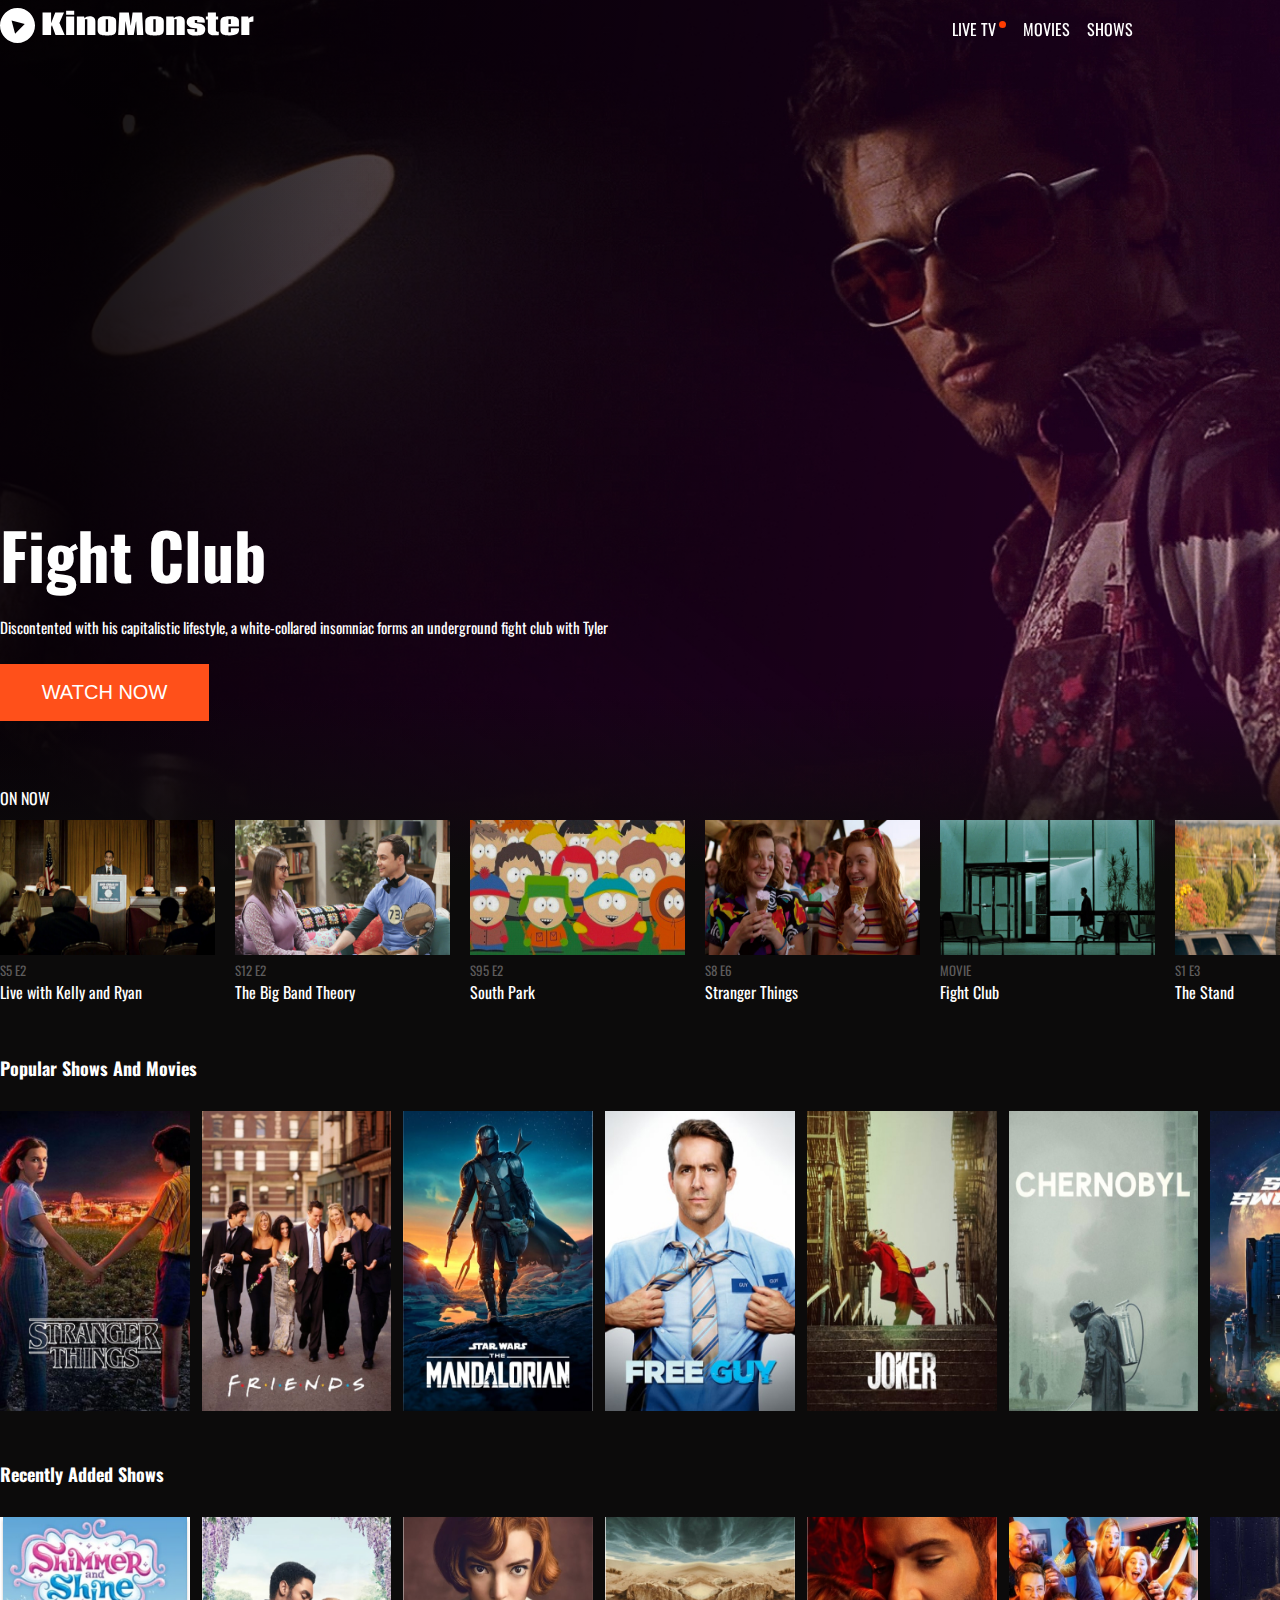
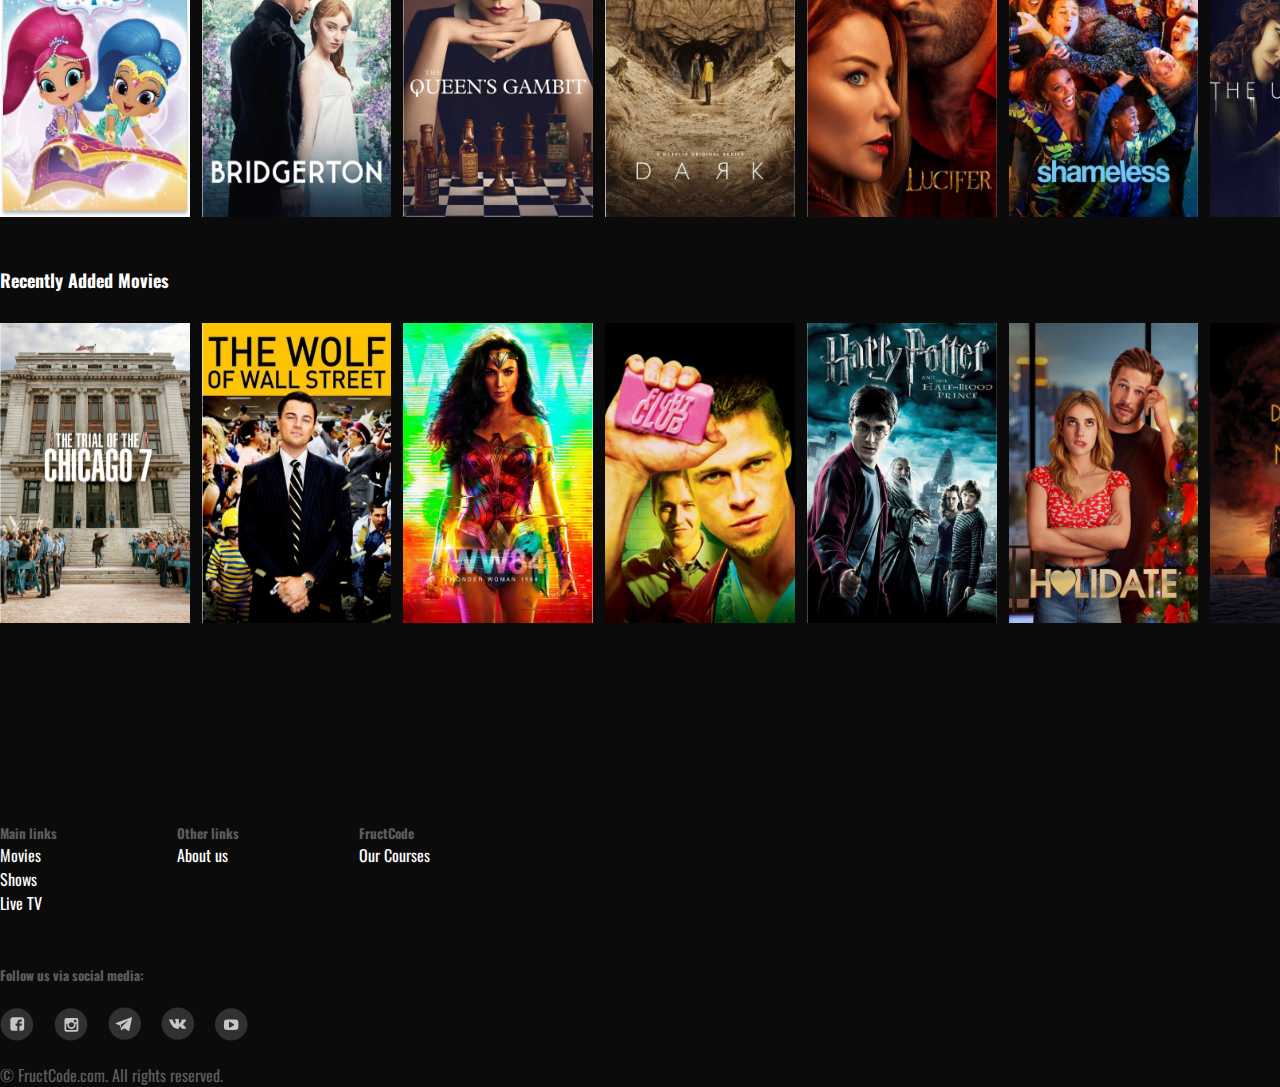
<file: mykinomonster/index.html>
<!DOCTYPE html>
<html lang="en">
<head>
    <meta charset="UTF-8">
    <meta http-equiv="X-UA-Compatible" content="IE=edge">
    <meta name="viewport" content="width=device-width, initial-scale=1.0">
    <title>KinoMonster</title>
    <link rel="stylesheet" href="css/style.css">
</head>
<body class="body">
    <header>
        <div class="main-menu _container">
            <div class="header-menu nav-menu">
                <ul>
                    <a href="#" class="logo">
                        <img src="img/logo_kinomonster.svg" alt="">
                    </a>
                </ul>
                <ul class="second-menu">
                    <li><a href="#">LIVE TV</a></li>
                    <li><a href="#">MOVIES</a></li>
                    <li><a href="#">SHOWS</a></li>
                    <li><a href="login.html">LOG IN</a></li>
                    <li><a href="register.html">REGISTER</a></li>
                </ul>
            </div>
        </div>
        <div class="main-menu-mob">
            <div class="header-menu-mobile">
                <ul>
                    <li class="mobile-button">
                        <img src="img/MenuIcon.svg" alt="">
                    </li>
                    <a href="#" class="logo">
                        <img src="img/logo_kinomonster.svg" alt="">
                    </a>
                </ul>
                <ul class="second-menu-mobile">
                    <li><a href="#">LIVE TV</a></li>
                    <li><a href="#">MOVIES</a></li>
                    <li><a href="#">SHOWS</a></li>
                    <li><a href="#">LOG IN</a></li>
                    <li><a href="#">REGISTER</a></li>
                </ul>
            </div>
        </div>
    </header>
    <main>
        <section>
            <div class="hero-slide">
                <ul class="_hero">
                    <li>
                        <img class="main-slider-img" src="img/hero/fight-club-hero-fructcode.jpg" alt="fight-club">
                        <div class="_container">
                            <div class="hero-movie">
                                <p>Fight Club</p>
                                <p>Discontented with his capitalistic lifestyle, a white-collared <br class="br"> insomniac forms an underground fight club with Tyler</p>
                                <button>WATCH NOW</button>
                            </div>
                        </div>
                    </li>
                    <li>
                        <img class="main-slider-img" src="img/hero/joker.jpg" alt="fight-club">
                        <div class="_container">
                            <div class="hero-movie">
                                <p>Joker</p>
                                <p>Discontented with his capitalistic lifestyle, a white-collared <br class="br"> insomniac forms an underground fight club with Tyler</p>
                                <button onclick="location.href='movie.html'">WATCH NOW</button>
                            </div>
                        </div>
                    </li>
                    <li>
                        <img class="main-slider-img" src="img/hero/no-country-for-old-men.jpg" alt="fight-club">
                        <div class="_container">
                            <div class="hero-movie">
                                <p>No Country For Old <br class="br"> Men</p>
                                <p>Discontented with his capitalistic lifestyle, a white-collared <br class="br"> insomniac forms an underground fight club with Tyler</p>
                                <button>WATCH NOW</button>
                            </div>
                        </div>
                    </li>
                    <li>
                        <img class="main-slider-img" src="img/hero/bladerunner.jpg" alt="fight-club">
                        <div class="_container">
                            <div class="hero-movie">
                                <p>Blade Runner</p>
                                <p>Discontented with his capitalistic lifestyle, a white-collared <br class="br"> insomniac forms an underground fight club with Tyler</p>
                                <button>WATCH NOW</button>
                            </div>
                        </div>
                    </li>
                </ul>

                <div class="_container">
                    <div class="next-main-slider">
                        <span class="active"></span>
                        <span></span>
                        <span></span>
                        <span></span>
                    </div>
                </div>

                <div class="fader">
                    <div class="fader-gradient-0">

                    </div>
                    <div class="fader-gradient-1">
        
                    </div>
                </div>
            </div>
        </section>
        <section  class="posts _container">
            <p class="on-nowpost">ON NOW</p>
            <div class="poster-now">
                <div class="posters-now">
                    <img src="img/posters/2/live-with-kelly-fructcode.jpg" alt="">
                    <div class="posters-info">
                        <p>S5 E2</p>
                        <p>Live with Kelly and Ryan</p>
                    </div>
                </div>
                <div class="posters-now">
                    <img src="img/posters/2/bbt-fructcode.jpg" alt="">
                    <div class="posters-info">
                        <p>S12 E2</p>
                        <p>The Big Band Theory</p>
                    </div>
                </div>
                <div class="posters-now">
                    <img src="img/posters/2/s-park-fructcode.jpg" alt="">
                    <div class="posters-info">
                        <p>S95 E2</p>
                        <p>South Park</p>
                    </div>
                </div>
                <div class="posters-now">
                    <img src="img/posters/2/stranger-things-s-3-fructcode.jpg" alt="">
                    <div class="posters-info">
                        <p>S8 E6</p>
                        <p>Stranger Things</p>
                    </div>
                </div>
                <div class="posters-now">
                    <img src="img/posters/2/fclub-fructcode.jpg" alt="">
                    <div class="posters-info">
                        <p>MOVIE</p>
                        <p>Fight Club</p>
                    </div>
                </div>
                <div class="posters-now">
                    <img src="img/posters/2/stands-fructcode.jpg" alt="">
                    <div class="posters-info">
                        <p>S1 E3</p>
                        <p>The Stand</p>
                    </div>
                </div>
            </div>
        </section>
        <section class="popylar _container">
            <h2 class="pop_title">Popular Shows And Movies</h2>
            <div class="pop_films">
                <div class="popylar_films">
                    <img src="img/posters/1/1/stranger-things-fructcode-kinomonster.jpg" alt="">
                </div>
                <div class="popylar_films">
                    <img src="img/posters/1/1/friends-fructcode.jpg" alt="">
                </div>
                <div class="popylar_films">
                    <img src="img/posters/1/1/mand-fructcode.jpg" alt="">
                </div>
                <div class="popylar_films">
                    <img src="img/posters/1/1/free-guy-fructcode.jpg" alt="">
                    
                </div>
                <div class="popylar_films">
                    <a href="/movie.html"><img src="img/posters/1/1/joker-fructcode.jpg" alt=""></a>
                </div>
                <div class="popylar_films">
                    <img src="img/posters/1/1/chernobyl-fructcode.jpg" alt="">
                </div>
                <div class="popylar_films">
                    <img src="img/posters/1/1/space-sweepers-fructcode.jpg" alt="">
                </div>
            </div>
        </section>
        <section class="two _container">
            <h2 class="pop_title">Recently Added Shows</h2>
            <div class="pop_films">
                <div class="popylar_films">
                    <img src="img/posters/1/2/shimmer-fructcode.jpg" alt="">
                </div>
                <div class="popylar_films">
                    <img src="img/posters/1/2/bridgerton-fructcode.jpg" alt="">
                </div>
                <div class="popylar_films">
                    <img src="img/posters/1/2/queens-gambit-fructcode.jpg" alt="">
                </div>
                <div class="popylar_films">
                    <img src="img/posters/1/2/dark-fructcode.jpg" alt="">
                    
                </div>
                <div class="popylar_films">
                    <img src="img/posters/1/2/lucifer-fructcode.jpg" alt="">
                </div>
                <div class="popylar_films">
                    <img src="img/posters/1/2/shameless-fructcode.jpg" alt="">
                </div>
                <div class="popylar_films">
                    <img src="img/posters/1/2/the-undoing-fructcode.jpg" alt="">
                </div>
            </div>
        </section>
        <section class="three _container">
            <h2 class="pop_title">Recently Added Movies</h2>
            <div class="pop_films">
                <div class="popylar_films">
                    <img src="img/posters/1/3/the-trial-of-chicago-fructcode.jpg" alt="">
                </div>
                <div class="popylar_films">
                    <img src="img/posters/1/3/the-wolf-of-wall-street-fructcode.jpg" alt="">
                </div>
                <div class="popylar_films">
                    <img src="img/posters/1/3/ww-84-fructcode.jpg" alt="">
                </div>
                <div class="popylar_films">
                    <img src="img/posters/1/3/fight-club-fructcode.jpg" alt="">
                    
                </div>
                <div class="popylar_films">
                    <img src="img/posters/1/3/harry-potter-fructcode.jpg" alt="">
                </div>
                <div class="popylar_films">
                    <img src="img/posters/1/3/holidate-fructcode.jpg" alt="">
                </div>
                <div class="popylar_films">
                    <img src="img/posters/1/3/death-on-the-nile-fructcode.jpg" alt="">
                </div>
            </div>
        </section>
    </main>
    <footer class="footer _container">
        <div class="main-links">
            <div class="onecolumn">
                <h5 class="footer-title">Main links</h5>
                <ul>
                    <li><a href="#">Movies</a></li>
                    <li><a href="#">Shows</a></li>
                    <li><a href="#">Live TV</a></li>
                </ul>
            </div>
            <div class="onecolumn">
                <h5 class="footer-title">Other links</h5>
                <ul>
                    <li><a href="#">About us</a></li>
                </ul>
            </div>
            <div class="onecolumn">
                <h5 class="footer-title">FructCode</h5>
                <ul>
                    <li><a href="#">Our Courses</a></li>
                </ul>
            </div>
        </div>
        <div class="social">
            <h5 class="footer-title">Follow us via social media:</h5>
            <div class="social_icons">
                <div class="icons"><a href="#"><img src="img/icons/facebook.svg" alt=""></a></div>
                <div class="icons"><a href="#"><img src="img/icons/instagramm.svg" alt=""></a></div>
                <div class="icons"><a href="#"><img src="img/icons/telegramm.svg" alt=""></a></div>
                <div class="icons"><a href="#"><img src="img/icons/vk.svg" alt=""></a></div>
                <div class="icons"><a href="#"><img src="img/icons/youtube.svg" alt=""></a></div>
            </div>
        </div>
        <p class="ending">© FructCode.com. All rights reserved.</p>
    </footer>
    <script src="js/script.js"></script>
</body>
</html>
</file>
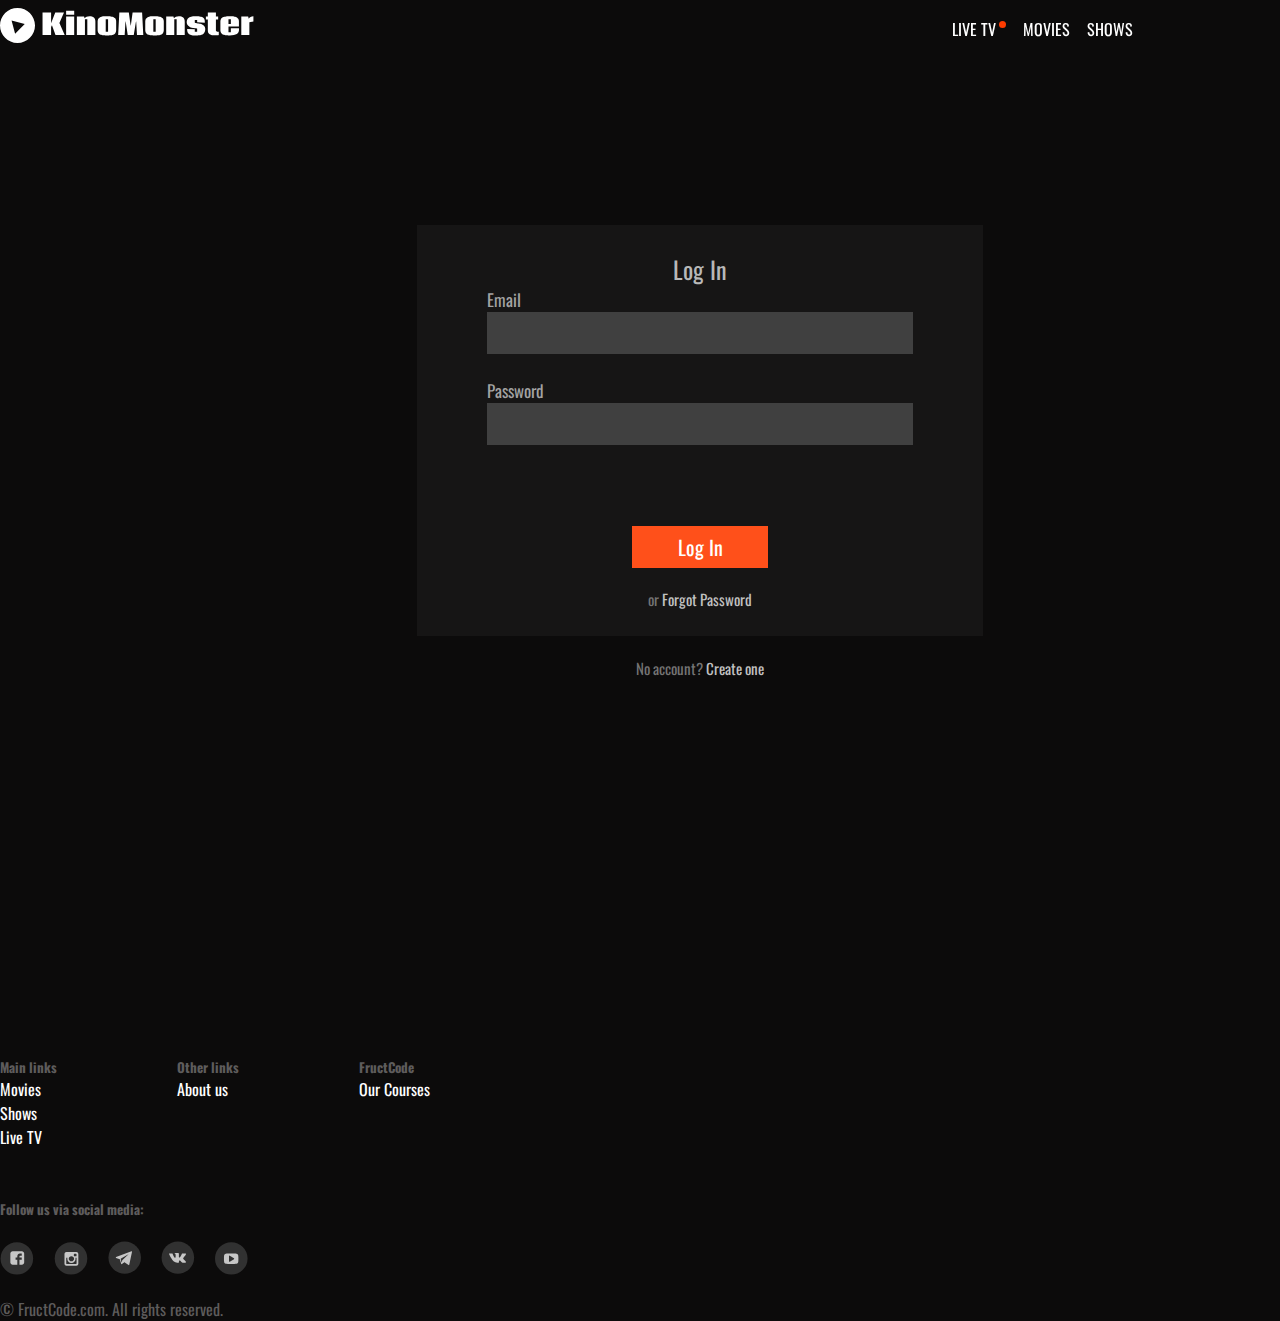
<file: mykinomonster/login.html>
<!DOCTYPE html>
<html lang="en">
<head>
    <meta charset="UTF-8">
    <meta http-equiv="X-UA-Compatible" content="IE=edge">
    <meta name="viewport" content="width=device-width, initial-scale=1.0">
    <title>KinoMonster</title>
    <link rel="stylesheet" href="css/style.css">
</head>
<body class="body">
    <header>
        <div class="main-menu _container">
            <div class="header-menu nav-menu">
                <ul>
                    <a href="index.html" class="logo">
                        <img src="img/logo_kinomonster.svg" alt="">
                    </a>
                </ul>
                <ul class="second-menu">
                    <li><a href="#">LIVE TV</a></li>
                    <li><a href="#">MOVIES</a></li>
                    <li><a href="#">SHOWS</a></li>
                    <li><a href="#">LOG IN</a></li>
                    <li><a href="register.html">REGISTER</a></li>
                </ul>
            </div>
        </div>
        <div class="main-menu-mob">
            <div class="header-menu-mobile">
                <ul>
                    <li class="mobile-button">
                        <img src="img/MenuIcon.svg" alt="">
                    </li>
                    <a href="#" class="logo">
                        <img src="img/logo_kinomonster.svg" alt="">
                    </a>
                </ul>
                <ul class="second-menu-mobile">
                    <li><a href="#">LIVE TV</a></li>
                    <li><a href="#">MOVIES</a></li>
                    <li><a href="#">SHOWS</a></li>
                    <li><a href="#">LOG IN</a></li>
                    <li><a href="register.html">REGISTER</a></li>
                </ul>
            </div>
        </div>
    </header>
    <main>
        <section class="login _container">
            <div class="form-container">
                <p>Log In</p>
                <form action="#">
                    <label for="email">Email</label>
                    <input type="email" name="email">
                    <label for="password">Password</label>
                    <input type="password" name="password">
                    <input type="submit" value="Log In">
                </form>
                <p>or <span>Forgot Password</span></p>
            </div>
            <p><a href="register.html">No account? <span>Create one</span></a></p>
        </section>
    </main>
    <footer class="footer _container">
        <div class="main-links">
            <div class="onecolumn">
                <h5 class="footer-title">Main links</h5>
                <ul>
                    <li><a href="#">Movies</a></li>
                    <li><a href="#">Shows</a></li>
                    <li><a href="#">Live TV</a></li>
                </ul>
            </div>
            <div class="onecolumn">
                <h5 class="footer-title">Other links</h5>
                <ul>
                    <li><a href="#">About us</a></li>
                </ul>
            </div>
            <div class="onecolumn">
                <h5 class="footer-title">FructCode</h5>
                <ul>
                    <li><a href="#">Our Courses</a></li>
                </ul>
            </div>
        </div>
        <div class="social">
            <h5 class="footer-title">Follow us via social media:</h5>
            <div class="social_icons">
                <div class="icons"><a href="#"><img src="img/icons/facebook.svg" alt=""></a></div>
                <div class="icons"><a href="#"><img src="img/icons/instagramm.svg" alt=""></a></div>
                <div class="icons"><a href="#"><img src="img/icons/telegramm.svg" alt=""></a></div>
                <div class="icons"><a href="#"><img src="img/icons/vk.svg" alt=""></a></div>
                <div class="icons"><a href="#"><img src="img/icons/youtube.svg" alt=""></a></div>
            </div>
        </div>
        <p class="ending">© FructCode.com. All rights reserved.</p>
    </footer>
    <script src="js/script2.js"></script>
</body>
</html>
</file>
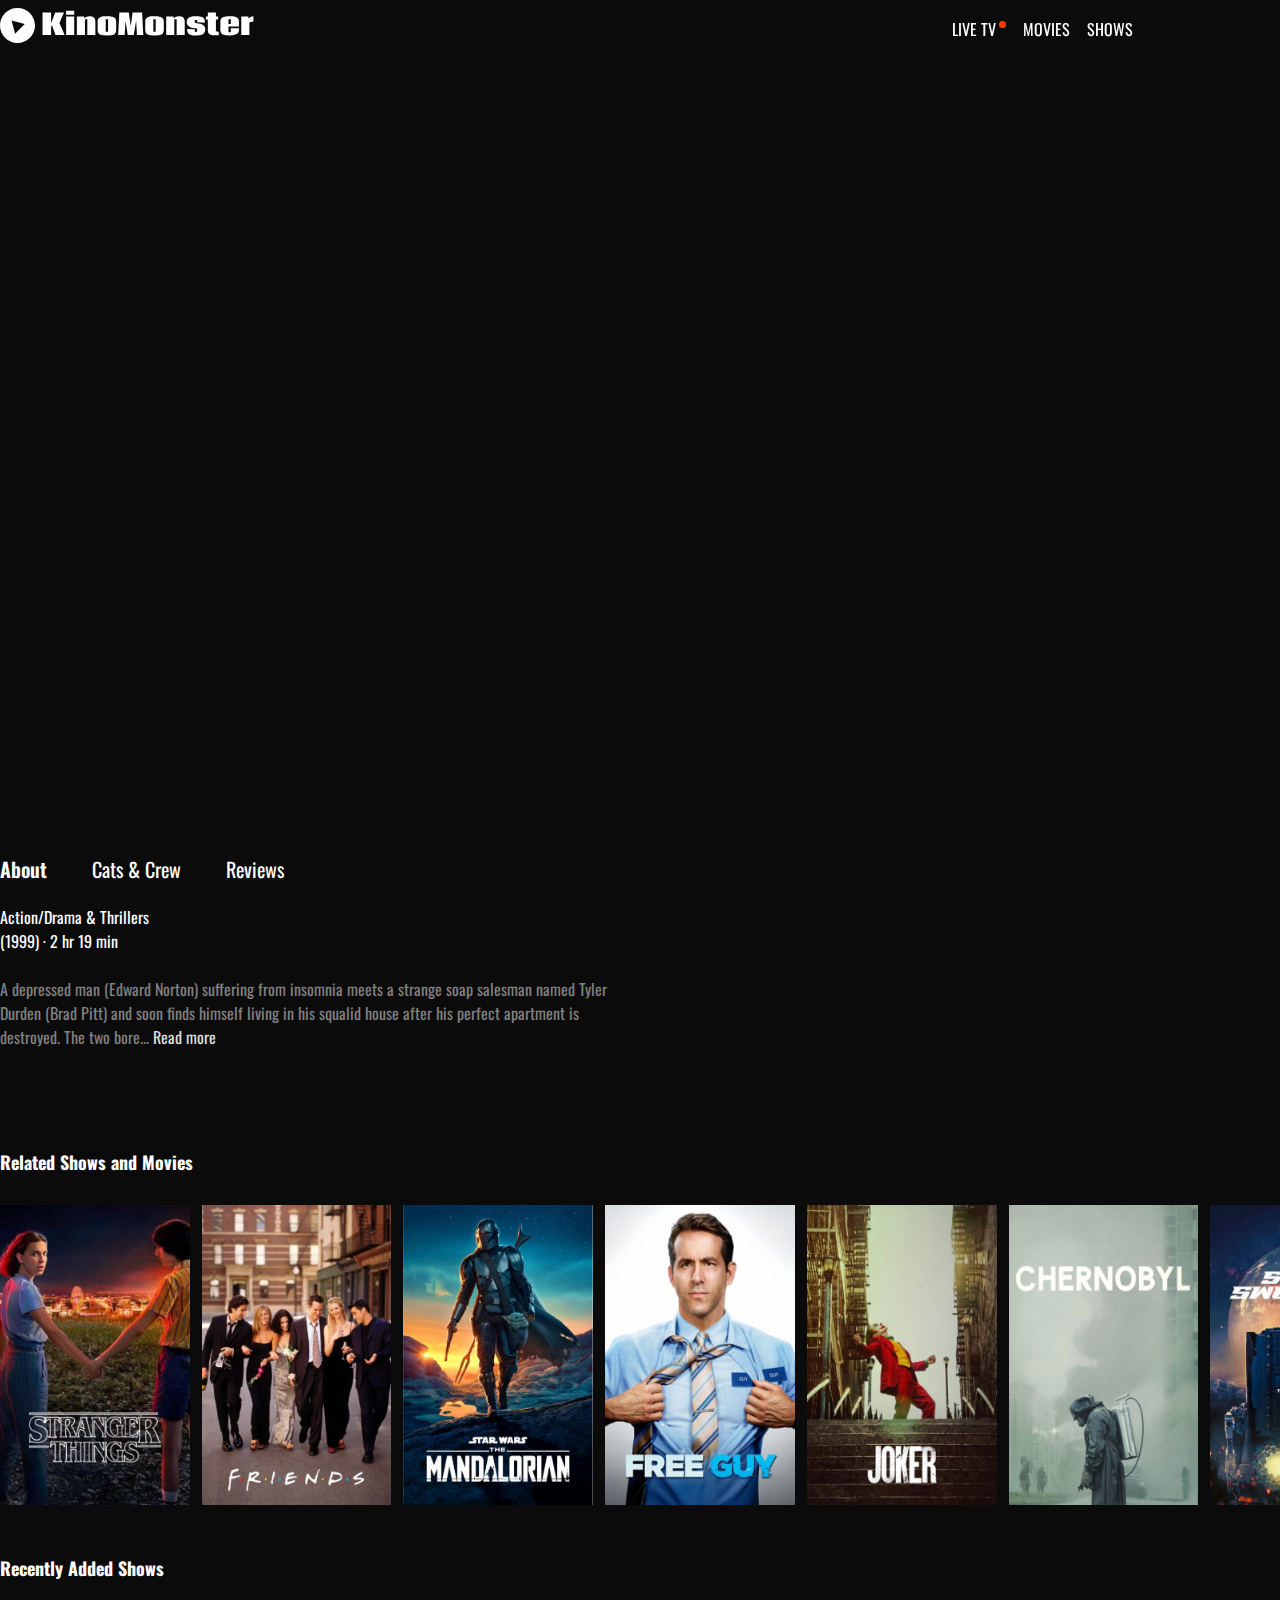
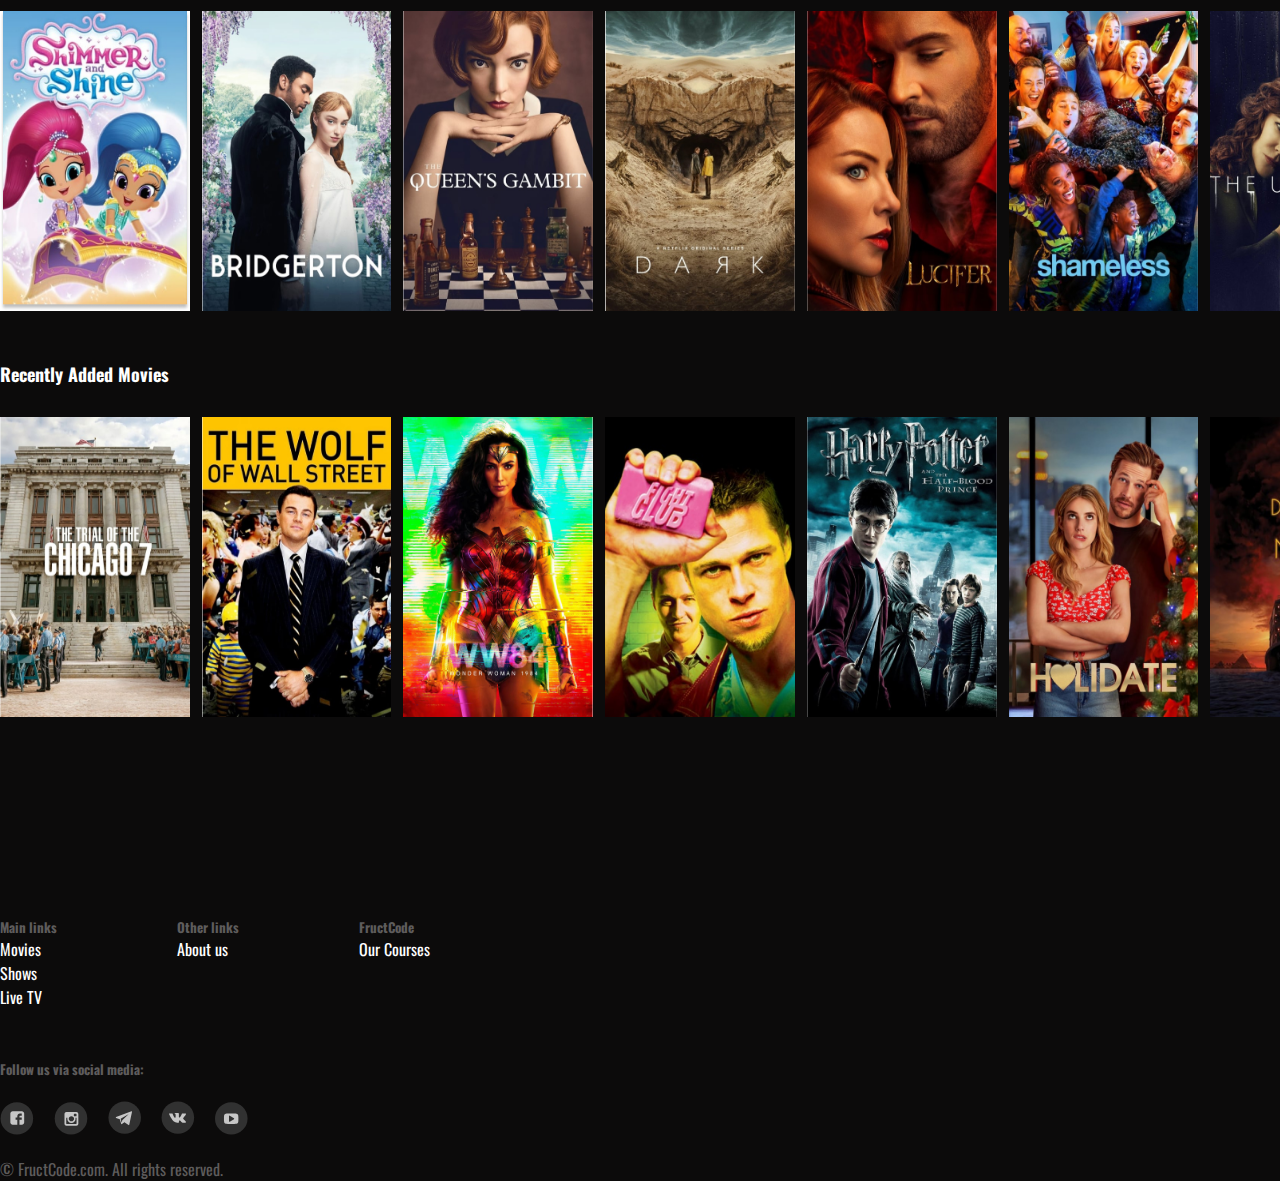
<file: mykinomonster/movie.html>
<!DOCTYPE html>
<html lang="en">
<head>
    <meta charset="UTF-8">
    <meta http-equiv="X-UA-Compatible" content="IE=edge">
    <meta name="viewport" content="width=device-width, initial-scale=1.0">
    <title>KinoMonster</title>
    <link rel="stylesheet" href="css/style.css">
</head>
<body class="body">
    <header>
        <div class="main-menu _container">
            <div class="header-menu nav-menu">
                <ul>
                    <a href="index.html" class="logo">
                        <img src="img/logo_kinomonster.svg" alt="">
                    </a>
                </ul>
                <ul class="second-menu">
                    <li><a href="#">LIVE TV</a></li>
                    <li><a href="#">MOVIES</a></li>
                    <li><a href="#">SHOWS</a></li>
                    <li><a href="login.html">LOG IN</a></li>
                    <li><a href="register.html">REGISTER</a></li>
                </ul>
            </div>
        </div>
        <div class="main-menu-mob">
            <div class="header-menu-mobile">
                <ul>
                    <li class="mobile-button">
                        <img src="img/MenuIcon.svg" alt="">
                    </li>
                    <a href="#" class="logo">
                        <img src="img/logo_kinomonster.svg" alt="">
                    </a>
                </ul>
                <ul class="second-menu-mobile">
                    <li><a href="#">LIVE TV</a></li>
                    <li><a href="#">MOVIES</a></li>
                    <li><a href="#">SHOWS</a></li>
                    <li><a href="#">LOG IN</a></li>
                    <li><a href="#">REGISTER</a></li>
                </ul>
            </div>
        </div>
    </header>
    <main>
        <section class="see_films _container">
            <div class="player">
                <iframe src="https://www.youtube.com/embed/jGfiPs9zuhE" title="YouTube video player" frameborder="0" allow="accelerometer; autoplay; clipboard-write; encrypted-media; gyroscope; picture-in-picture" allowfullscreen></iframe>
            </div>
        </section>
        <section class="tab-con _container">
            <ul class="tabs-title">
                <li class="active">About</li>
                <li>Cats & Crew</li>
                <li>Reviews</li>
            </ul>
            <div class="tabs">
                <div class="tab">
                    <p>Action/Drama & Thrillers</p>
                    <p>(1999) · 2 hr 19 min</p>
                    <p>A depressed man (Edward Norton) suffering from insomnia meets a strange soap salesman named Tyler <br> Durden (Brad Pitt) and soon finds himself living in his squalid house after his perfect apartment is <br> destroyed. The two bore... <span>Read more</span></p>
                </div>
                <div class="tab">Cats & Crew</div>
                <div class="tab">Reviews</div>
            </div>
        </section>
        <section class="popylar _container">
            <h2 class="pop_title">Related Shows and Movies</h2>
            <div class="pop_films">
                <div class="popylar_films">
                    <img src="img/posters/1/1/stranger-things-fructcode-kinomonster.jpg" alt="">
                </div>
                <div class="popylar_films">
                    <img src="img/posters/1/1/friends-fructcode.jpg" alt="">
                </div>
                <div class="popylar_films">
                    <img src="img/posters/1/1/mand-fructcode.jpg" alt="">
                </div>
                <div class="popylar_films">
                    <img src="img/posters/1/1/free-guy-fructcode.jpg" alt="">
                    
                </div>
                <div class="popylar_films">
                    <img src="img/posters/1/1/joker-fructcode.jpg" alt="">
                </div>
                <div class="popylar_films">
                    <img src="img/posters/1/1/chernobyl-fructcode.jpg" alt="">
                </div>
                <div class="popylar_films">
                    <img src="img/posters/1/1/space-sweepers-fructcode.jpg" alt="">
                </div>
            </div>
        </section>
        <section class="two _container">
            <h2 class="pop_title">Recently Added Shows</h2>
            <div class="pop_films">
                <div class="popylar_films">
                    <img src="img/posters/1/2/shimmer-fructcode.jpg" alt="">
                </div>
                <div class="popylar_films">
                    <img src="img/posters/1/2/bridgerton-fructcode.jpg" alt="">
                </div>
                <div class="popylar_films">
                    <img src="img/posters/1/2/queens-gambit-fructcode.jpg" alt="">
                </div>
                <div class="popylar_films">
                    <img src="img/posters/1/2/dark-fructcode.jpg" alt="">
                    
                </div>
                <div class="popylar_films">
                    <img src="img/posters/1/2/lucifer-fructcode.jpg" alt="">
                </div>
                <div class="popylar_films">
                    <img src="img/posters/1/2/shameless-fructcode.jpg" alt="">
                </div>
                <div class="popylar_films">
                    <img src="img/posters/1/2/the-undoing-fructcode.jpg" alt="">
                </div>
            </div>
        </section>
        <section class="three _container">
            <h2 class="pop_title">Recently Added Movies</h2>
            <div class="pop_films">
                <div class="popylar_films">
                    <img src="img/posters/1/3/the-trial-of-chicago-fructcode.jpg" alt="">
                </div>
                <div class="popylar_films">
                    <img src="img/posters/1/3/the-wolf-of-wall-street-fructcode.jpg" alt="">
                </div>
                <div class="popylar_films">
                    <img src="img/posters/1/3/ww-84-fructcode.jpg" alt="">
                </div>
                <div class="popylar_films">
                    <img src="img/posters/1/3/fight-club-fructcode.jpg" alt="">
                    
                </div>
                <div class="popylar_films">
                    <img src="img/posters/1/3/harry-potter-fructcode.jpg" alt="">
                </div>
                <div class="popylar_films">
                    <img src="img/posters/1/3/holidate-fructcode.jpg" alt="">
                </div>
                <div class="popylar_films">
                    <img src="img/posters/1/3/death-on-the-nile-fructcode.jpg" alt="">
                </div>
            </div>
        </section>
    </main>
    <footer class="footer _container">
        <div class="main-links">
            <div class="onecolumn">
                <h5 class="footer-title">Main links</h5>
                <ul>
                    <li><a href="#">Movies</a></li>
                    <li><a href="#">Shows</a></li>
                    <li><a href="#">Live TV</a></li>
                </ul>
            </div>
            <div class="onecolumn">
                <h5 class="footer-title">Other links</h5>
                <ul>
                    <li><a href="#">About us</a></li>
                </ul>
            </div>
            <div class="onecolumn">
                <h5 class="footer-title">FructCode</h5>
                <ul>
                    <li><a href="#">Our Courses</a></li>
                </ul>
            </div>
        </div>
        <div class="social">
            <h5 class="footer-title">Follow us via social media:</h5>
            <div class="social_icons">
                <div class="icons"><a href="#"><img src="img/icons/facebook.svg" alt=""></a></div>
                <div class="icons"><a href="#"><img src="img/icons/instagramm.svg" alt=""></a></div>
                <div class="icons"><a href="#"><img src="img/icons/telegramm.svg" alt=""></a></div>
                <div class="icons"><a href="#"><img src="img/icons/vk.svg" alt=""></a></div>
                <div class="icons"><a href="#"><img src="img/icons/youtube.svg" alt=""></a></div>
            </div>
        </div>
        <p class="ending">© FructCode.com. All rights reserved.</p>
    </footer>
    <script src="js/script2.js"></script>
</body>
</html>
</file>
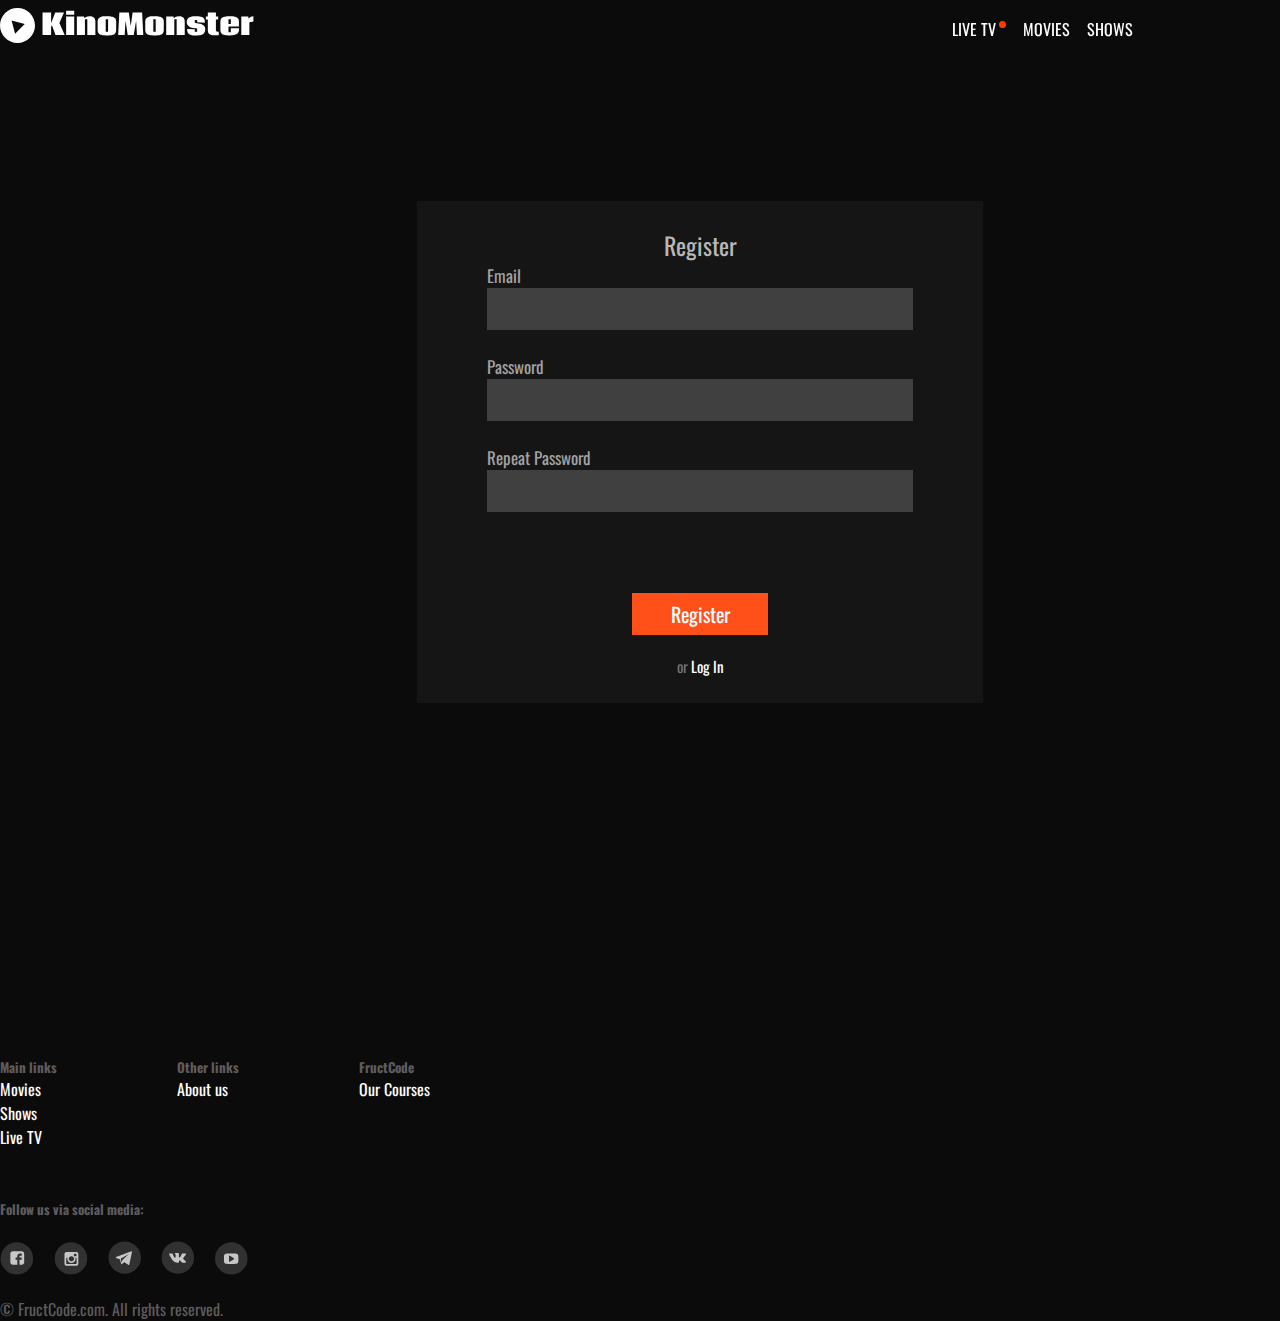
<file: mykinomonster/register.html>
<!DOCTYPE html>
<html lang="en">
<head>
    <meta charset="UTF-8">
    <meta http-equiv="X-UA-Compatible" content="IE=edge">
    <meta name="viewport" content="width=device-width, initial-scale=1.0">
    <title>KinoMonster</title>
    <link rel="stylesheet" href="css/style.css">
</head>
<body class="body">
    <header>
        <div class="main-menu _container">
            <div class="header-menu nav-menu">
                <ul>
                    <a href="index.html" class="logo">
                        <img src="img/logo_kinomonster.svg" alt="">
                    </a>
                </ul>
                <ul class="second-menu">
                    <li><a href="#">LIVE TV</a></li>
                    <li><a href="#">MOVIES</a></li>
                    <li><a href="#">SHOWS</a></li>
                    <li><a href="login.html">LOG IN</a></li>
                    <li><a href="#">REGISTER</a></li>
                </ul>
            </div>
        </div>
        <div class="main-menu-mob">
            <div class="header-menu-mobile">
                <ul>
                    <li class="mobile-button">
                        <img src="img/MenuIcon.svg" alt="">
                    </li>
                    <a href="#" class="logo">
                        <img src="img/logo_kinomonster.svg" alt="">
                    </a>
                </ul>
                <ul class="second-menu-mobile">
                    <li><a href="#">LIVE TV</a></li>
                    <li><a href="#">MOVIES</a></li>
                    <li><a href="#">SHOWS</a></li>
                    <li><a href="#">LOG IN</a></li>
                    <li><a href="#">REGISTER</a></li>
                </ul>
            </div>
        </div>
    </header>
    <main>
        <section class="login _container">
            <div class="form-container">
                <p>Register</p>
                <form action="#">
                    <label for="email">Email</label>
                    <input type="email" name="email">
                    <label for="password">Password</label>
                    <input type="password" name="password">
                    <label for="repeat_password">Repeat Password</label>
                    <input type="password" name="repeat_password">
                    <input type="submit" value="Register">
                </form>
                <p>or <a href="login.html"><span>Log In</span></a></p>

            </div>
        </section>
    </main>
    <footer class="footer _container">
        <div class="main-links">
            <div class="onecolumn">
                <h5 class="footer-title">Main links</h5>
                <ul>
                    <li><a href="#">Movies</a></li>
                    <li><a href="#">Shows</a></li>
                    <li><a href="#">Live TV</a></li>
                </ul>
            </div>
            <div class="onecolumn">
                <h5 class="footer-title">Other links</h5>
                <ul>
                    <li><a href="#">About us</a></li>
                </ul>
            </div>
            <div class="onecolumn">
                <h5 class="footer-title">FructCode</h5>
                <ul>
                    <li><a href="#">Our Courses</a></li>
                </ul>
            </div>
        </div>
        <div class="social">
            <h5 class="footer-title">Follow us via social media:</h5>
            <div class="social_icons">
                <div class="icons"><a href="#"><img src="img/icons/facebook.svg" alt=""></a></div>
                <div class="icons"><a href="#"><img src="img/icons/instagramm.svg" alt=""></a></div>
                <div class="icons"><a href="#"><img src="img/icons/telegramm.svg" alt=""></a></div>
                <div class="icons"><a href="#"><img src="img/icons/vk.svg" alt=""></a></div>
                <div class="icons"><a href="#"><img src="img/icons/youtube.svg" alt=""></a></div>
            </div>
        </div>
        <p class="ending">© FructCode.com. All rights reserved.</p>
    </footer>
    <script src="js/script2.js"></script>
</body>
</html>
</file>
<file: mykinomonster/css/style.css>
@import url('https://fonts.googleapis.com/css2?family=Oswald:wght@200;300;400;500;600;700&display=swap');

* {
    margin: 0;
    padding: 0;
    box-sizing: border-box;
}

body {
    background-color: #0C0B0B;
    color: white;
    font-family: 'Oswald', sans-serif;
    overflow-x: hidden;
}

input {
    all: unset;
}

h1, h2, h3, h4, h5, h6 {

}
p{
    font-family: Oswald;
    font-style: normal;
    font-weight: normal;
}


ul {
    list-style: none;
    padding: 0;
    margin: 0;
}

a {
    color: white;
    text-decoration: none;
}

img {
    width: 100%;
    height: 100%;
}

._container {
    width: 1400px;
    margin: 0 auto;
    /*max-width: 1716px;
    margin: auto;*/
}

/*header*/
header {
    position: sticky;
    top: 0;
    z-index: 3;
}
.logo {
    position: relative;
    top: 5px;
}
.header-menu ul {
    display: flex;
    align-items: center;
    position: relative;
}

.second-menu li {
    padding: 0px 0px 0px 17px;
}
.second-menu li:nth-last-child(2) {
    margin-left: 130px;
}

.second-menu li:last-child {
    border: 1px solid #fff;
    padding: 5px;
    margin-left: 10px;
}

.second-menu {
    float: right;
    margin-top: -35px;
}

.second-menu li:first-child a::after {
    content: '';
    position: absolute;
    width: 7px;
    height: 7px;
    background-color: #FF3C00;
    border-radius: 50%;
    left: 64px;
    top: 10px;
}

.second-menu li:first-child {
    margin-right: 10px;
}

/*hero-slides*/

.main-slider-img {
    position: absolute;
    top: 0;
    object-fit: cover;
    object-position: top;
}

/* .movie-hero-info { */
/* .hero-movie{    
    height: 75vh;
    position: relative;
    display: flex;
    flex-direction: column;
    justify-content: flex-end;
    z-index: 1;
}

.hero-movie p:nth-child(2) {
    font-size: 15px;
    padding-bottom: 26px;
}

.hero-movie p:first-child {
    font-size: 64px;
    font-weight: bold;
    padding-bottom: 15px;
}

button {
    width: 209px;
    height: 57px;
    font-size: 20px;
    background-color: #FF501A;
    color: white;
    border: solid 0px;
    cursor: pointer;
} */

.hero-movie {
    height: 75vh;
    position: relative;
    display: flex;
    flex-direction: column;
    justify-content: flex-end;
    z-index: 1;
}

.hero-movie p:first-child {
    font-size: 64px;
    font-weight: bold;
    padding-bottom: 15px;
}

.hero-movie p:nth-child(2) {
    font-size: 15px;
    padding-bottom: 26px;
}

button {
    width: 209px;
    height: 57px;
    font-size: 20px;
    background-color: #FF501A;
    color: white;
    border: solid 0px;
    cursor: pointer;
}

.next-main-slider {
    display: flex;
    justify-content: flex-end;
}

.next-main-slider span {
    width: 13px;
    height: 13px;
    background-color: #808080;
    z-index: 1;
    margin-right: 13px;
    border-radius: 100px;
    cursor: pointer;
}
.next-main-slider span.active {
    width: 13px;
    height: 13px;
    background-color: #DFDFDF;
    z-index: 1;
    margin-right: 13px;
    border-radius: 100px;
}

.fader {
    position: absolute;
    top: 0;
    width: 100%;
    height: 100%;
}
.fader-gradient-0 {
    width: 100%;
    height: 100%;
    background: linear-gradient(180deg, rgba(0, 0, 0, 0.01) 77.36%, rgba(0, 0, 0, 0.01) 77.36%, #0C0B0B 96.82%);
    position: absolute;
}
.fader-gradient-1 {
    width: 100%;
    height: 100%;
    background: linear-gradient(277.92deg, rgba(0, 0, 0, 0) 7.66%, rgba(0, 0, 0, 0.88) 89.67%);
}

/*posters*/
.posts {
    margin-top: 62px;
    margin-bottom: 19px;
}
.on-nowpost {
    color: #fff;
    position: relative;
    top: -10px;
}
.poster-now {
    display: flex;
}

.posters-now {
    z-index: 2;
    width: 215px;
    height: 135px;
    background-color: #0C0B0B;
    transition: 255ms all;
}

.posters-now:hover {
    cursor: pointer;
    transform: scale(1.1);
}

.posters-now:not(:last-child) {
    margin-right: 20px;
}

.posters-info p:first-child {
    font-size: 13px;
    color: #5e5c5c;
}

.pop_title {
    font-size: 18px;
}

/*POP POST*/

.popylar{
    margin-top: 100px;
}
.pop_films {
    display: flex;
}

.popylar_films {
    margin-top: 30px;
    width: 190px;
    height: 300px;
    transition: 255ms all;
}

.popylar_films:not(:last-child) {
    margin-right: 12px;
}

.popylar_films:hover {
    cursor: pointer;
    transform: scale(1.1);
}

.popylar_films:hover>a::after {
    content: '';
    position: absolute;
    width: 100%;
    height: 100%;
    background-image: url(../img/icons/icon-play.svg);
    background-repeat: no-repeat;
    background-position: center;
    right: 0;
    left: 0;
    top: 0;
    bottom: 0;
}

.two, .three {
    margin-top: 50px;
}

/*footer*/
.footer {
    margin-top: 200px;
}
.main-links {
    display: flex;
}

.footer-title {
    color: #5e5c5c;
}

.onecolumn:not(:last-child){
    margin-right: 120px;
}
.social {
    margin-top: 50px;
}
.social_icons {
    display: flex;
}

.icons{
    margin: 20px 20px 20px 0;
}

.ending {
    font-size: 16px;
    color: #5e5c5c;
}

/* adaptiv */

div.main-menu {
    display: none;
}

div.main-menu-mob {
    display: none;
}

.main-menu-mob {
    display: none;
    background-color: #0C0B0B;
}

.second-menu-mobile {
    display: none;
    position: absolute;
    width: 100%;
}

@media(max-width: 600px){
    .pop_films {
        display: block;
    }
}
@media(max-width: 600px) {
    .poster-now {
        display: block;
        margin-top: 30px;
        margin-right: 50px;
    }

    .posters-now {
        margin-top: 50px;
        width: 375px;
        height: auto;
    }
    .popylar_films {
        width: 375px;
        height: auto;
        margin: 0;
    }
    .two, .three {
        margin-top: 20px;
    }
    p, h1, h2, h3, h4, h5 {
        margin-right: 50px;
    }
    .on-nowpost {
        margin: 0 0 0 18px;
    }
    .footer {
        margin-top: 60px;
    }
}

@media(max-width: 1199px) {
    div.main-menu-mob {
        display: block;
    }
}


@media(min-width: 1200px) {
    div.main-menu {
        display: block;
    }  
}

.header-menu-mobile ul:first-child {
    display: flex;
    justify-content: space-between;
    padding: .5rem;
}

.header-menu-mobile ul:last-child {
    background-color: #434343;
    text-align: center;
    padding: 32px;
}

.second-menu-mobile li{
    padding-bottom: 19px;
}

.mobile-button {
    cursor: pointer;
}



.br {
    display: none;
}



/* player */
.player {
    position: relative;
    width: 100%;
    /* margin-bottom: 20px; */
}
.player::after {
    display: block;
    content: '';
    padding-top: 56.25%;
}
.player iframe {
    position: absolute;
    top: 0;
    left: 0;
    width: 100%;
    height: 100%;    
}

.tabs-title {
    display: flex;
    margin-top: 20px;
}
.tabs-title>li {
    padding-right: 45px;
    font-size: 20px;
    cursor: pointer;
}
.tabs-title li.active {
    font-weight: 600;
}
.tabs {
    margin-top: 21px;
}
.tabs>p {
    color: #cdcdcd;
}
.tab>p:last-child>span {
    color: #DFDFDF;
    cursor: pointer;
}
.tab>p:last-child {
    padding-top: 24px;
    color: #808080;
}
/* login */
.login {
    display: flex;
    justify-content: center;
    align-items: center;
    height: 90vh;
    flex-direction: column;
}

.login .form-container {
    width: 566px;
    height: auto;
    background-color: #161515;
    padding: 26px 70px 26px 70px;
}
.login .form-container form {
    display: flex;
    justify-content: center;
    flex-direction: column;
}
.login .form-container>p:first-child {
    text-align: center;
    font-size: 24px;
    color: #b8b8b8;
}
.form-container>form>label {
    font-size: 17px;
    color: #a3a3a3;
}

.login .form-container>form>input {
    height: 42px;
    background-color: #404040;
    margin-bottom: 24px;
}
.form-container>form>input[type=submit] {
    background-color: #FF501A;
    width: 136px;
    text-align: center;
    margin: auto;
    cursor: pointer;
    font-size: 20px;
    margin-top: 57px;
    margin-bottom: 20px;
}
.login .form-container>p:last-child {
    text-align: center;
    font-size: 15px;
    color: #747474;
}
.login .form-container>p:last-child>span {
    text-align: center;
    font-size: 15px;
    color: #c1c1c1
}

.login>p {
    margin-top: 20px;
}
.login>p>a {
    font-size: 15px;
    color: #747474;
}
.login>p>a>span {
    font-size: 15px;
    color: #c1c1c1;
}

@media(max-width: 375px) {
    .hero-movie {
        justify-content: center;
        align-items: center;
    }

    .hero-movie p:first-child {
        text-align: center;
        font-size: 2rem;
    }

    .hero-movie p:nth-child(2) {
        font-size: .7rem;
        text-align: center;
    }

    button {
        width: auto;
        height: auto;
        font-size: .7rem;
        padding: .5rem;
    }

    .next-main-slider {
        justify-content: center;
    }
}
@media(max-width: 812px) {
    .hero-movie {
        justify-content: center;
        width: 812px;
    }

    .hero-movie p:first-child {
        font-size: 3rem;
        text-align: center;
        width: 375px;
    }

    .hero-movie p:nth-child(2) {
        font-size: 1rem;
        width: 375px;
        text-align: center;
    }

    .br {
        display: block;
    }

    ._container {
        width: 375px;
        margin: auto;
    }

    button {
        width: 200px;
        height: auto;
        font-size: 1rem;
        padding: 1rem;
        position: relative; 
        left: 82px;
    }

    .next-main-slider {
        justify-content: center;
        width: 375px;
        position: relative;
        bottom: 35px;
    }
    .login {
        height: auto;
        margin-top: 70px;
        margin-bottom: 40px;
    }
    .login .form-container {
        width: auto;
        margin: auto;
    }
}
</file>
